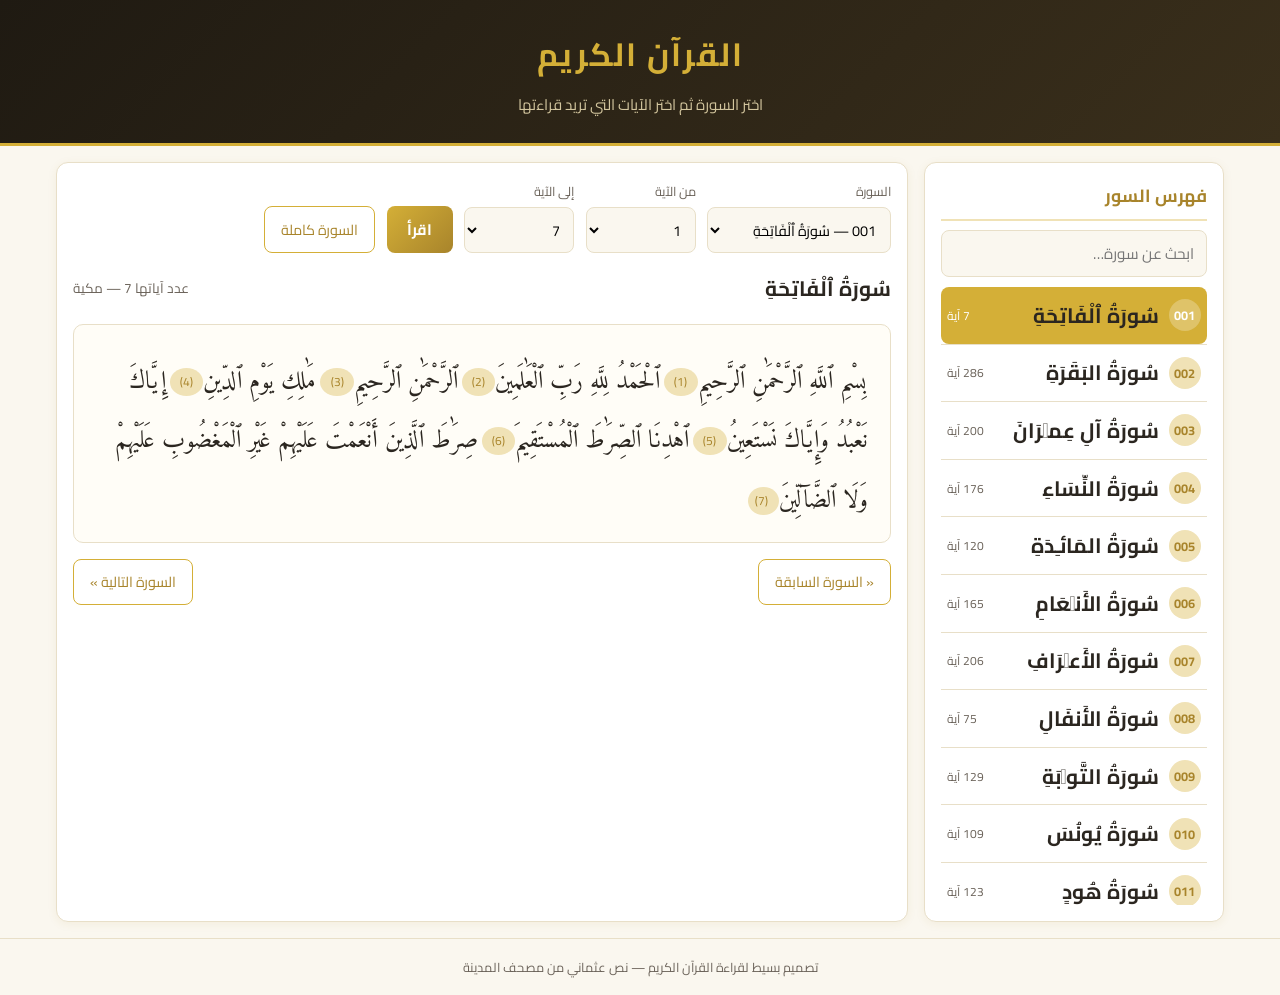
<file: index.html>
<!DOCTYPE html>
<html lang="ar" dir="rtl">
<head>
  <meta charset="UTF-8" />
  <meta name="viewport" content="width=device-width, initial-scale=1.0" />
  <title>القرآن الكريم — قراءة الآيات</title>
  <link rel="preconnect" href="https://fonts.googleapis.com" />
  <link href="https://fonts.googleapis.com/css2?family=Amiri+Quran&family=Cairo:wght@400;600;700&display=swap" rel="stylesheet" />
  <link rel="stylesheet" href="style.css" />
</head>
<body>
  <header class="site-header">
    <h1 class="site-title">القرآن الكريم</h1>
    <p class="site-subtitle">اختر السورة ثم اختر الآيات التي تريد قراءتها</p>
  </header>

  <main class="layout">
    <aside class="panel index-panel">
      <h2 class="panel-title">فهرس السور</h2>
      <input
        id="surah-search"
        type="search"
        class="search-box"
        placeholder="ابحث عن سورة…"
        aria-label="ابحث عن سورة"
      />
      <ol id="surah-list" class="surah-list" aria-label="فهرس السور"></ol>
    </aside>

    <section class="panel reading-panel">
      <div class="controls">
        <div class="control">
          <label for="surah-select">السورة</label>
          <select id="surah-select" aria-label="اختر السورة"></select>
        </div>
        <div class="control">
          <label for="from-ayah">من الآية</label>
          <select id="from-ayah" aria-label="من الآية"></select>
        </div>
        <div class="control">
          <label for="to-ayah">إلى الآية</label>
          <select id="to-ayah" aria-label="إلى الآية"></select>
        </div>
        <button id="read-btn" class="gold-btn">اقرأ</button>
        <button id="full-surah-btn" class="ghost-btn">السورة كاملة</button>
      </div>

      <div id="bismillah" class="bismillah hidden">بِسْمِ ٱللَّهِ ٱلرَّحْمَٰنِ ٱلرَّحِيمِ</div>

      <div id="surah-header" class="surah-header hidden">
        <span id="surah-name" class="surah-name"></span>
        <span id="surah-meta" class="surah-meta"></span>
      </div>

      <div id="verses" class="verses" aria-live="polite">
        <p class="placeholder">اختر سورة من الفهرس لبدء القراءة</p>
      </div>

      <div class="pager">
        <button id="prev-surah" class="ghost-btn">« السورة السابقة</button>
        <button id="next-surah" class="ghost-btn">السورة التالية »</button>
      </div>
    </section>
  </main>

  <footer class="site-footer">
    <p>تصميم بسيط لقراءة القرآن الكريم — نص عثماني من مصحف المدينة</p>
  </footer>

  <script src="app.js"></script>
</body>
</html>
</file>
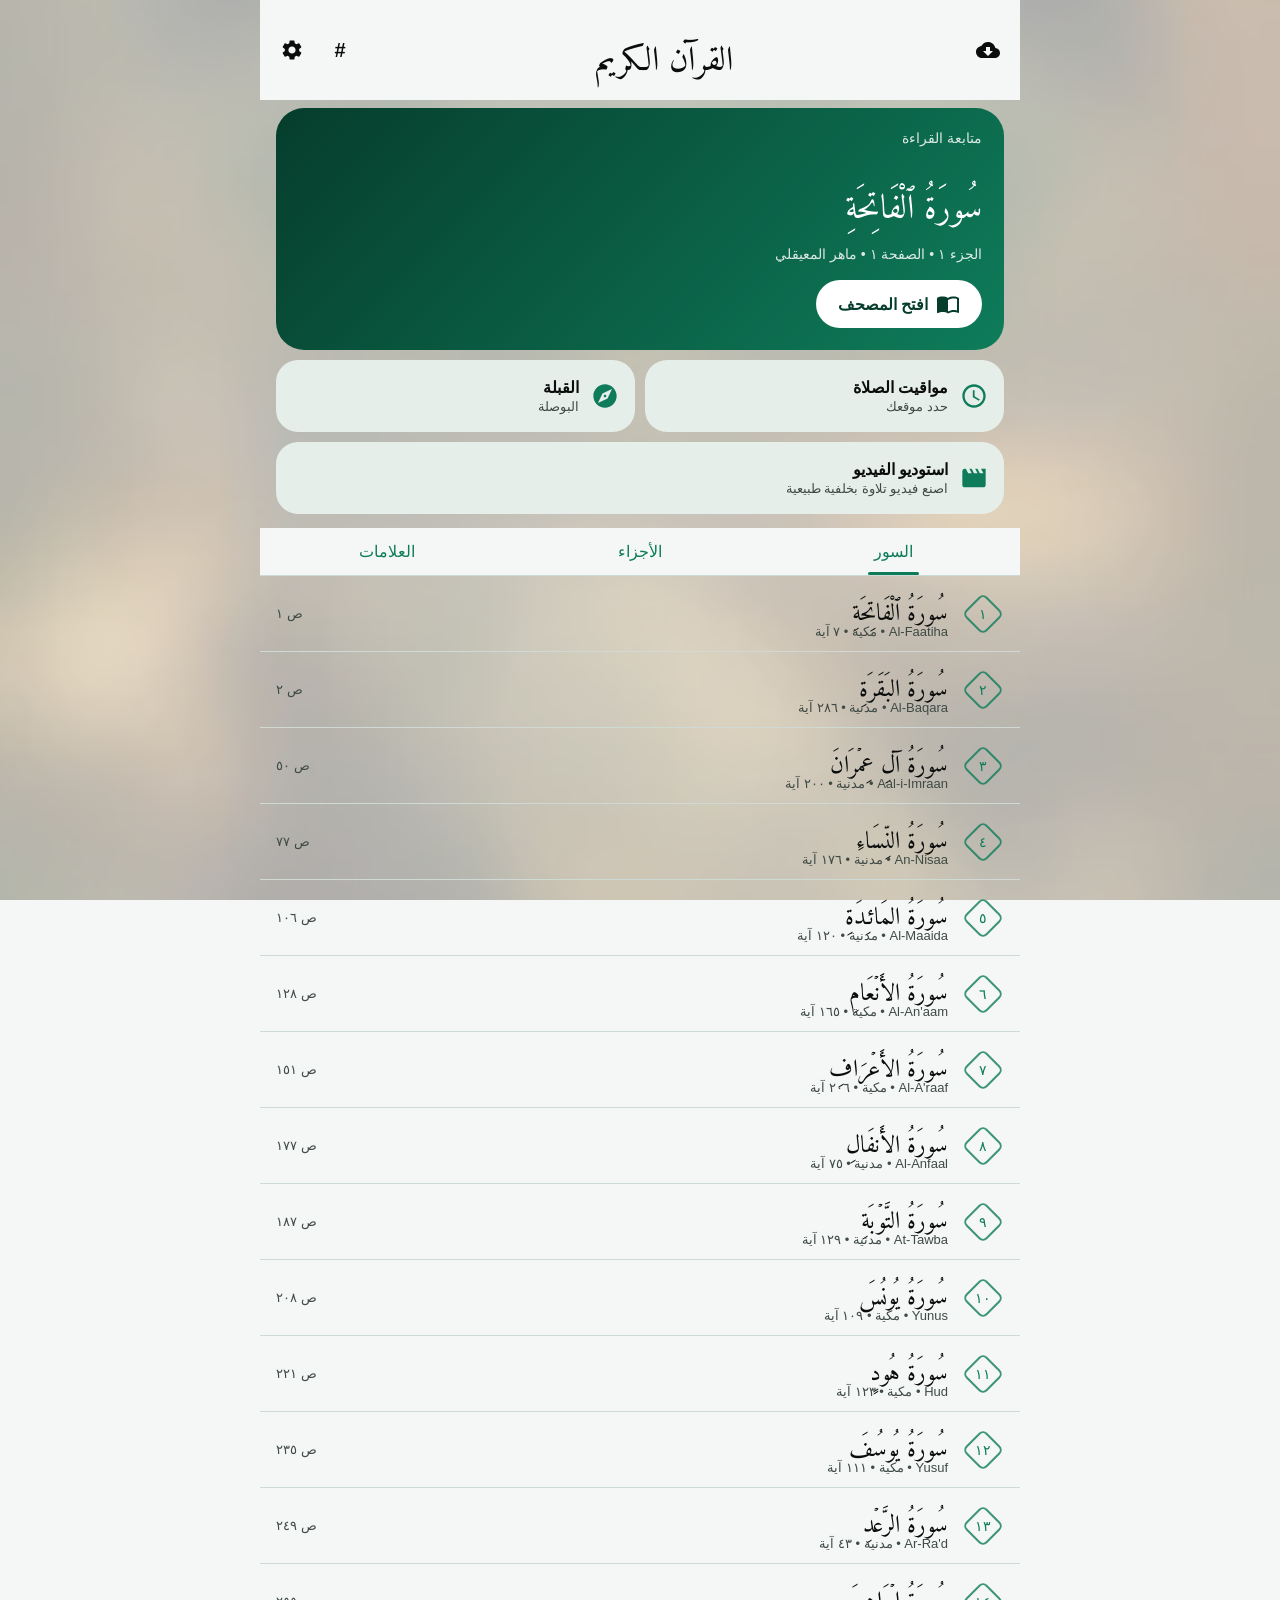
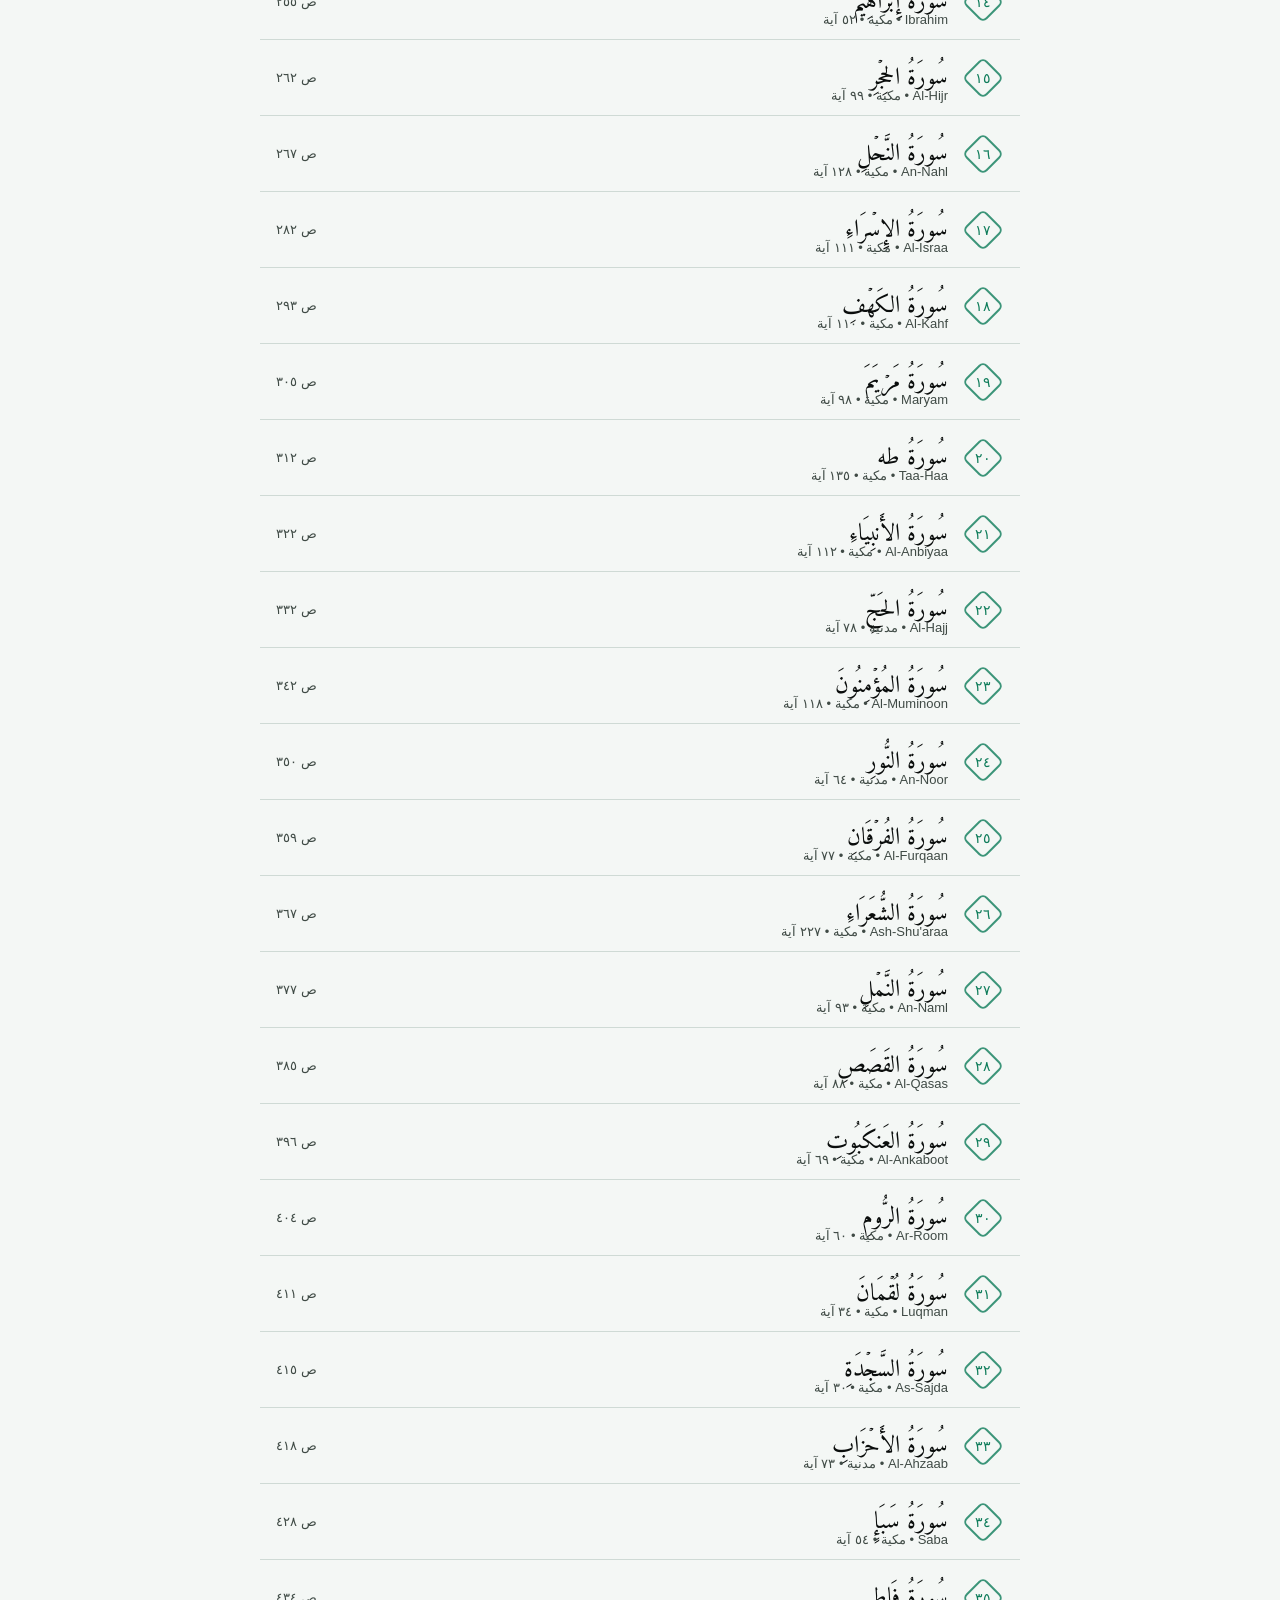
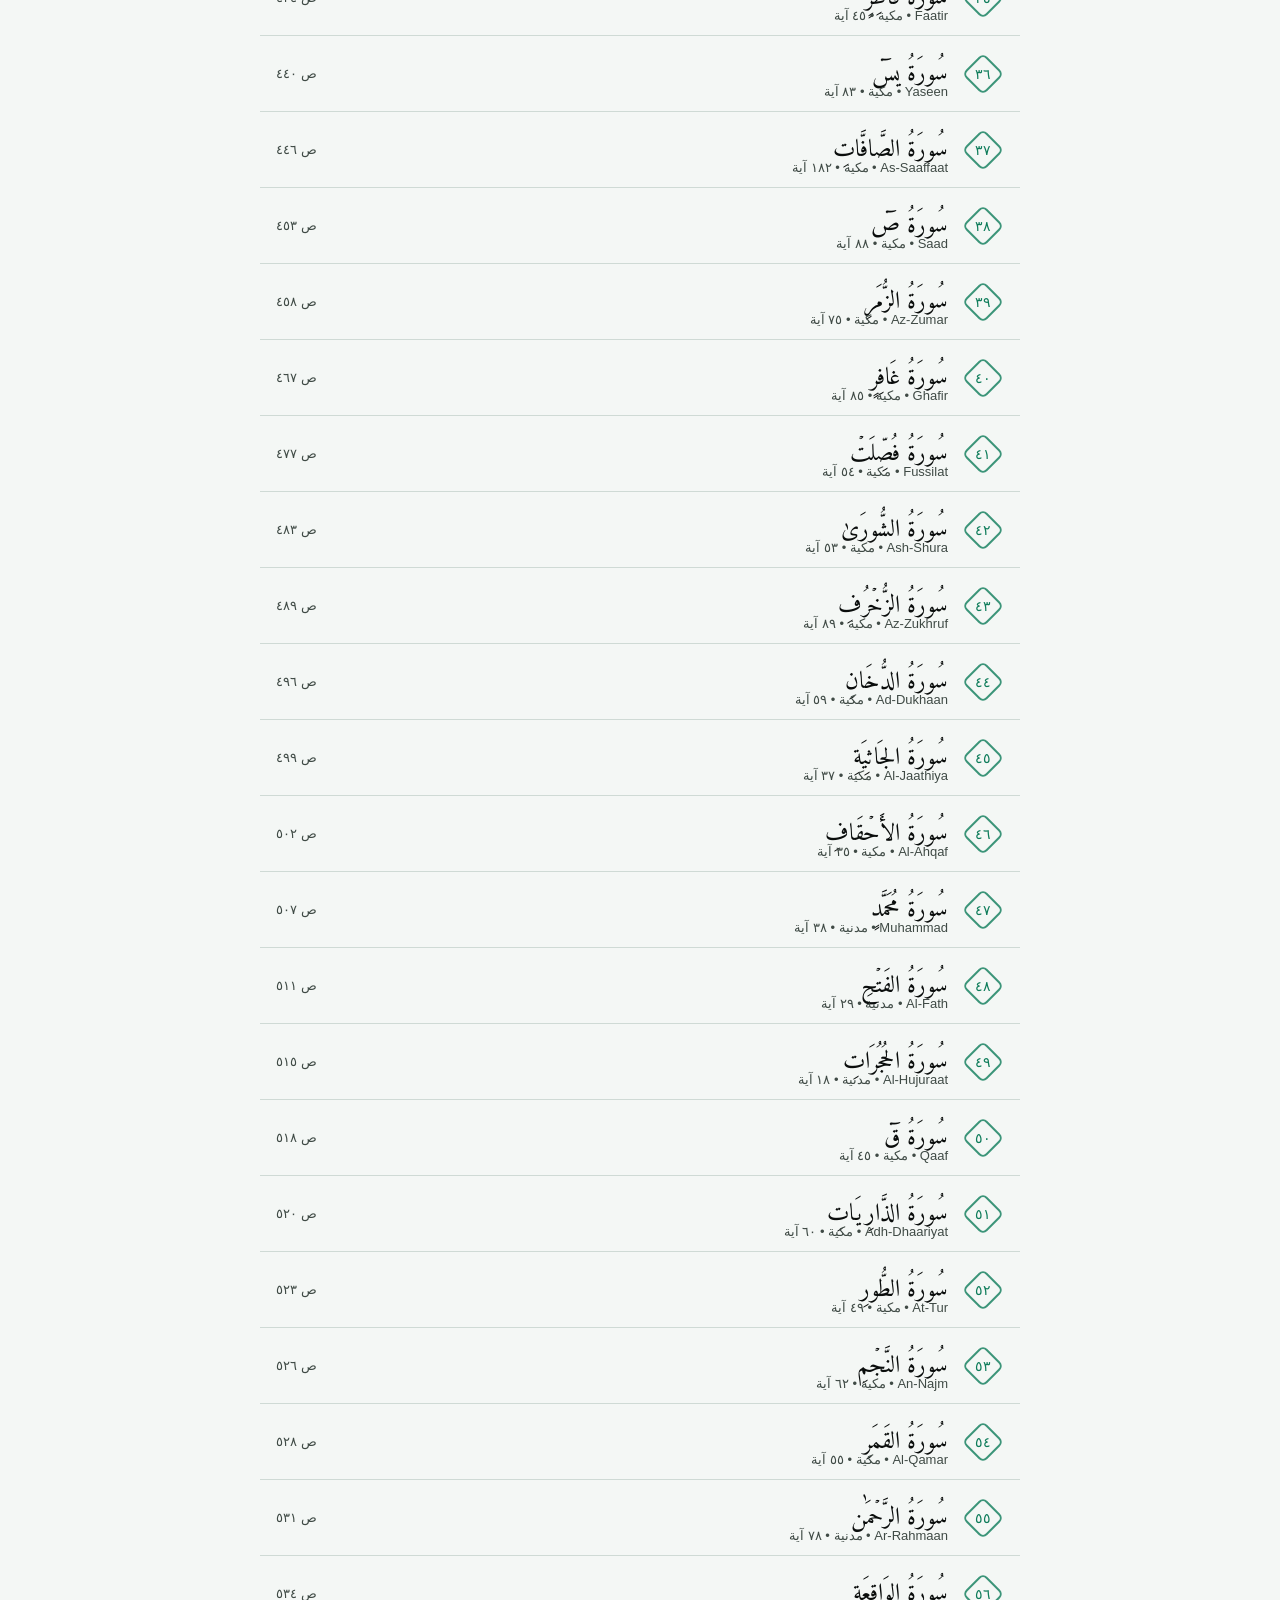
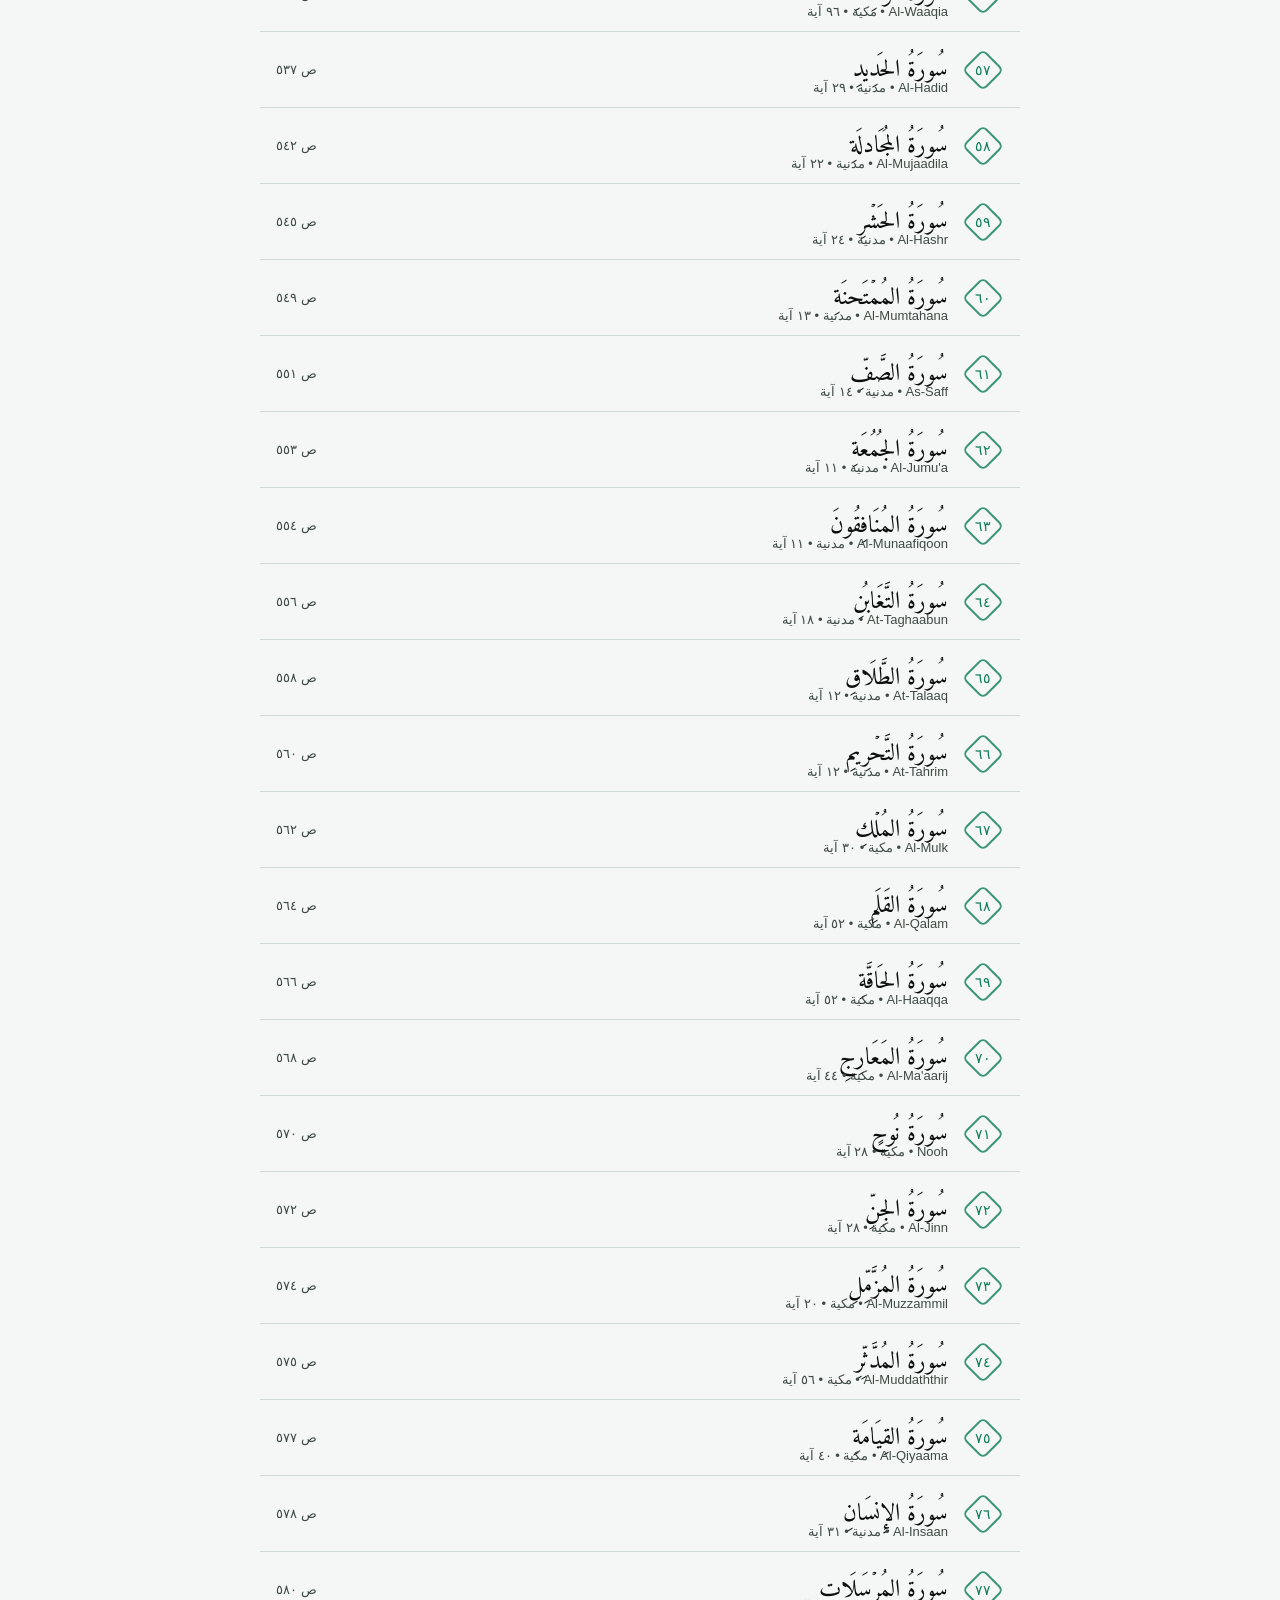
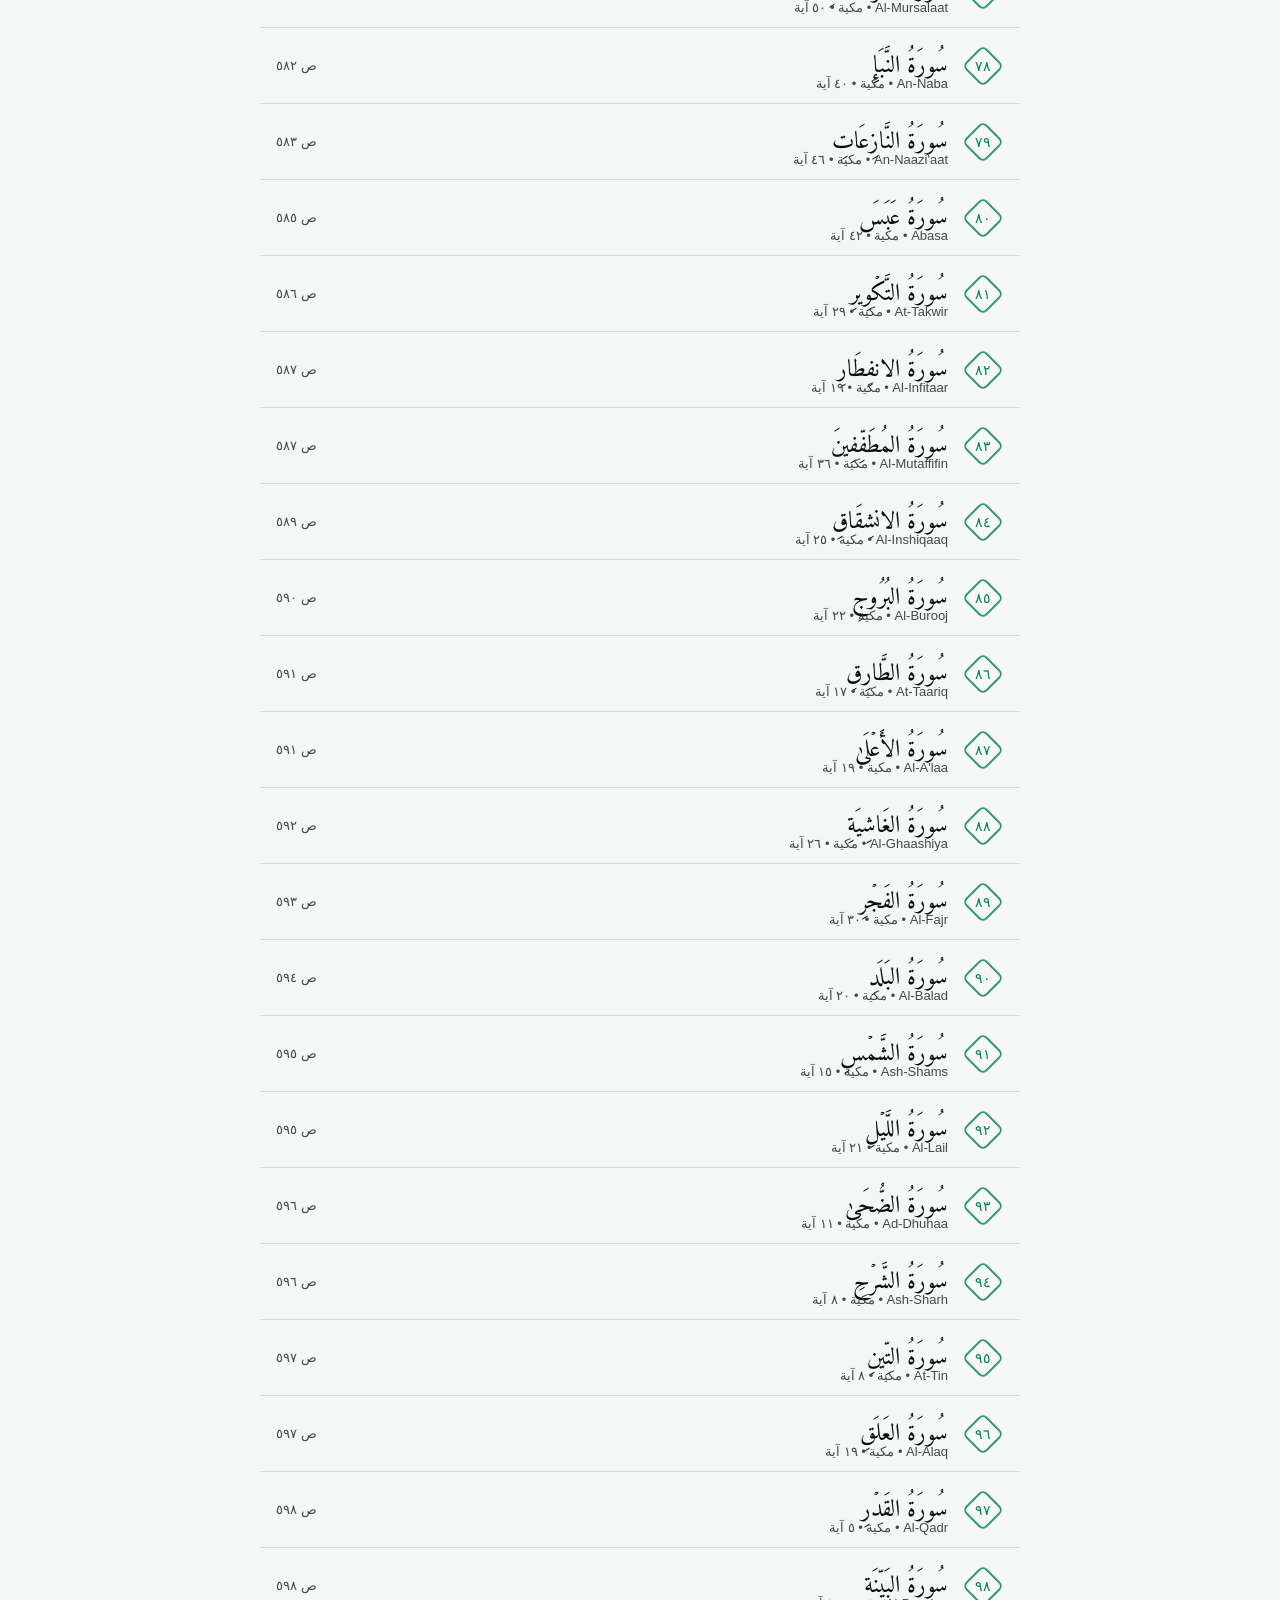
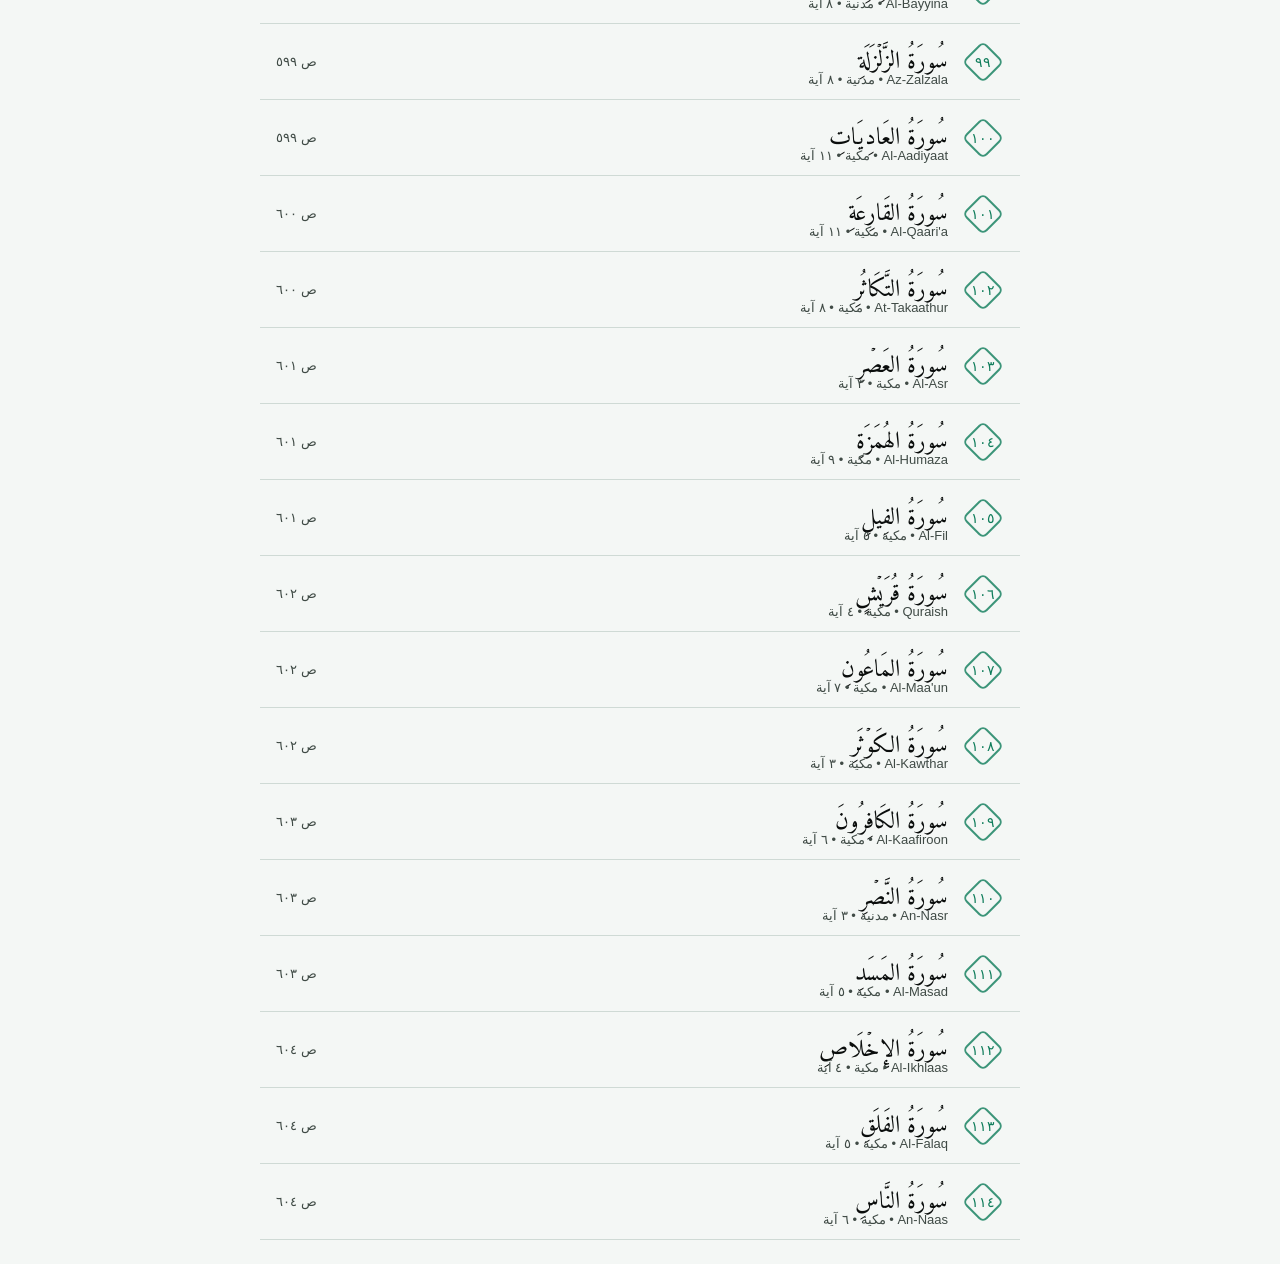
<file: app/index.html>
<!doctype html>
<html lang="ar" dir="rtl">
<head>
<meta charset="utf-8">
<meta name="viewport" content="width=device-width, initial-scale=1, viewport-fit=cover">
<title>القرآن الكريم</title>
<meta name="description" content="القرآن الكريم بالرسم العثماني مع التلاوات ومواقيت الصلاة والقبلة واستوديو الفيديو">
<meta name="theme-color" content="#063D2C">
<meta name="apple-mobile-web-app-capable" content="yes">
<meta name="mobile-web-app-capable" content="yes">
<meta name="apple-mobile-web-app-status-bar-style" content="default">
<meta name="apple-mobile-web-app-title" content="القرآن">
<link rel="manifest" href="manifest.webmanifest">
<link rel="apple-touch-icon" href="icons/apple-touch-icon.png">
<link rel="icon" href="icons/icon-192.png">
<link rel="preload" href="assets/fonts/amiri_quran.ttf" as="font" type="font/ttf" crossorigin>
<link rel="preload" href="assets/fonts/kfgqpc_hafs.ttf" as="font" type="font/ttf" crossorigin>
<link rel="stylesheet" href="style.css">
</head>
<body>
<div id="splash"><img src="assets/splash.webp" alt="القرآن الكريم"></div>
<main id="view"><div class="splash"><div class="q">القرآن الكريم</div><div class="spin"></div></div></main>
<div id="toast" role="status"></div>
<script src="vendor/adhan.js" defer></script>
<script src="js/app.js" defer></script>
<script src="js/prayer.js" defer></script>
<script src="js/studio.js" defer></script>
</body>
</html>
</file>
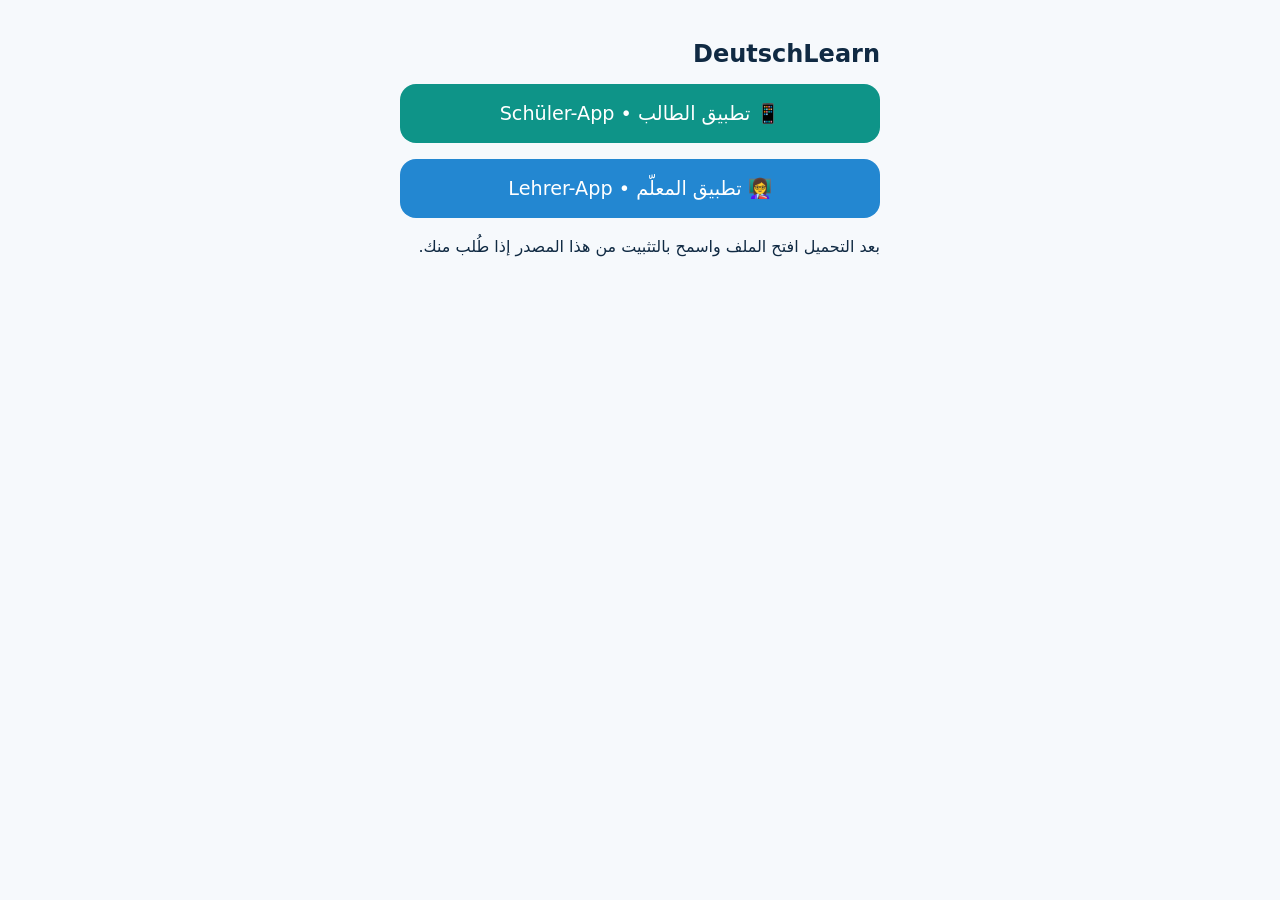
<file: deutschlearn/downloads/index.html>
<!doctype html>
<html lang="ar" dir="rtl">
<head>
<meta charset="utf-8">
<meta name="viewport" content="width=device-width, initial-scale=1">
<title>DeutschLearn – تحميل التطبيقات</title>
<style>
  body { font-family: system-ui, sans-serif; background: #F6F9FC; color: #102A43; margin: 0; padding: 24px; }
  main { max-width: 480px; margin: auto; }
  h1 { font-size: 1.5rem; }
  a.btn { display: block; background: #0E9488; color: #fff; text-decoration: none; padding: 18px; border-radius: 16px;
          margin: 16px 0; font-size: 1.2rem; text-align: center; }
  a.btn.teacher { background: #2387D1; }
  p { line-height: 1.6; }
</style>
</head>
<body>
<main>
  <h1>DeutschLearn</h1>
  <a class="btn" href="deutschlearn-student.apk" download>📱 تطبيق الطالب • Schüler-App</a>
  <a class="btn teacher" href="deutschlearn-teacher.apk" download>👩‍🏫 تطبيق المعلّم • Lehrer-App</a>
  <p>بعد التحميل افتح الملف واسمح بالتثبيت من هذا المصدر إذا طُلب منك.</p>
</main>
</body>
</html>
</file>
<file: style.css>
:root {
  --gold: #d4af37;
  --gold-soft: #f0e2b6;
  --gold-dark: #a8842b;
  --ink: #2b2620;
  --ink-soft: #6b635a;
  --bg: #faf7ef;
  --card: #ffffff;
  --border: #e8dfc8;
}

* { margin: 0; padding: 0; box-sizing: border-box; }

html { scroll-behavior: smooth; }

body {
  font-family: "Cairo", "Segoe UI", Tahoma, sans-serif;
  background: var(--bg);
  color: var(--ink);
  min-height: 100vh;
  display: flex;
  flex-direction: column;
}

.site-header {
  background: linear-gradient(135deg, #1f1a12 0%, #3a2f1b 100%);
  border-bottom: 3px solid var(--gold);
  color: var(--gold-soft);
  text-align: center;
  padding: 1.5rem 1rem;
}

.site-title {
  font-size: 2rem;
  letter-spacing: 0.06em;
  color: var(--gold);
}

.site-subtitle {
  margin-top: 0.4rem;
  font-size: 0.95rem;
  color: var(--gold-soft);
  opacity: 0.85;
}

.layout {
  display: grid;
  grid-template-columns: 300px 1fr;
  gap: 1rem;
  padding: 1rem;
  flex: 1;
  max-width: 1200px;
  margin: 0 auto;
  width: 100%;
}

@media (max-width: 800px) {
  .layout { grid-template-columns: 1fr; }
  .index-panel { max-height: 40vh; }
}

.panel {
  background: var(--card);
  border: 1px solid var(--border);
  border-radius: 12px;
  box-shadow: 0 2px 10px rgba(168, 132, 43, 0.08);
  padding: 1rem;
}

.panel-title {
  font-size: 1.1rem;
  color: var(--gold-dark);
  margin-bottom: 0.6rem;
  padding-bottom: 0.4rem;
  border-bottom: 2px solid var(--gold-soft);
}

.index-panel {
  display: flex;
  flex-direction: column;
  max-height: calc(100vh - 140px);
}

.search-box {
  width: 100%;
  padding: 0.5rem 0.75rem;
  border: 1px solid var(--border);
  border-radius: 8px;
  font-family: inherit;
  font-size: 0.95rem;
  margin-bottom: 0.6rem;
  background: var(--bg);
}

.search-box:focus { outline: 2px solid var(--gold); border-color: var(--gold); }

.surah-list {
  list-style: none;
  overflow-y: auto;
  flex: 1;
}

.surah-list li { border-bottom: 1px solid var(--border); }

.surah-link {
  display: flex;
  align-items: center;
  gap: 0.6rem;
  width: 100%;
  text-align: right;
  padding: 0.55rem 0.4rem;
  background: none;
  border: none;
  cursor: pointer;
  font-family: inherit;
  font-size: 0.95rem;
  color: var(--ink);
  border-radius: 8px;
  transition: background 0.15s;
}

.surah-link:hover { background: var(--gold-soft); }

.surah-link.active {
  background: var(--gold);
  color: #fff;
}

.surah-link.active .surah-count { color: #fff; }

.surah-num {
  min-width: 2rem;
  height: 2rem;
  display: inline-flex;
  align-items: center;
  justify-content: center;
  background: var(--gold-soft);
  color: var(--gold-dark);
  border-radius: 50%;
  font-size: 0.8rem;
  font-weight: 700;
  flex-shrink: 0;
}

.surah-link.active .surah-num { background: rgba(255, 255, 255, 0.25); color: #fff; }

.surah-name { flex: 1; }

.surah-count { font-size: 0.75rem; color: var(--ink-soft); }

.controls {
  display: flex;
  flex-wrap: wrap;
  align-items: flex-end;
  gap: 0.7rem;
  margin-bottom: 1rem;
}

.control { display: flex; flex-direction: column; gap: 0.25rem; }

.control label { font-size: 0.8rem; color: var(--ink-soft); }

.control select {
  padding: 0.45rem 0.6rem;
  border: 1px solid var(--border);
  border-radius: 8px;
  font-family: inherit;
  font-size: 0.9rem;
  background: var(--bg);
  min-width: 110px;
}

.control select:focus { outline: 2px solid var(--gold); border-color: var(--gold); }

.gold-btn {
  padding: 0.55rem 1.3rem;
  background: linear-gradient(135deg, var(--gold), var(--gold-dark));
  color: #fff;
  font-family: inherit;
  font-size: 0.95rem;
  font-weight: 700;
  border: none;
  border-radius: 8px;
  cursor: pointer;
  transition: filter 0.15s;
}

.gold-btn:hover { filter: brightness(1.08); }

.ghost-btn {
  padding: 0.55rem 1rem;
  background: none;
  color: var(--gold-dark);
  font-family: inherit;
  font-size: 0.9rem;
  border: 1px solid var(--gold);
  border-radius: 8px;
  cursor: pointer;
  transition: background 0.15s;
}

.ghost-btn:hover { background: var(--gold-soft); }

.bismillah {
  text-align: center;
  font-family: "Amiri Quran", serif;
  font-size: 1.5rem;
  color: var(--gold-dark);
  margin: 0.5rem 0 1rem;
}

.surah-header {
  display: flex;
  flex-wrap: wrap;
  align-items: center;
  justify-content: center;
  gap: 0.8rem;
  margin-bottom: 1rem;
}

.surah-name {
  font-size: 1.3rem;
  font-weight: 700;
  color: var(--ink);
}

.surah-meta { font-size: 0.85rem; color: var(--ink-soft); }

.verses {
  background: #fffdf7;
  border: 1px solid var(--border);
  border-radius: 10px;
  padding: 1.2rem 1.4rem;
  line-height: 2.4;
  min-height: 200px;
}

.placeholder {
  text-align: center;
  color: var(--ink-soft);
  padding: 3rem 0;
}

.verse {
  font-family: "Amiri Quran", "Amiri", serif;
  font-size: 1.55rem;
  color: var(--ink);
  cursor: pointer;
  border-radius: 6px;
  padding: 0 2px;
  transition: background 0.15s;
}

.verse:hover { background: var(--gold-soft); }

.verse.selected {
  background: var(--gold);
  color: #fff;
}

.verse-num {
  font-family: "Cairo", sans-serif;
  font-size: 0.75rem;
  color: var(--gold-dark);
  background: var(--gold-soft);
  border-radius: 50%;
  padding: 0.15rem 0.45rem;
  vertical-align: middle;
  white-space: nowrap;
}

.verse.selected .verse-num { color: #fff; background: rgba(255, 255, 255, 0.25); }

.sajda-mark {
  font-size: 0.75rem;
  color: var(--gold-dark);
  margin-inline-start: 0.3rem;
}

.pager {
  display: flex;
  justify-content: space-between;
  margin-top: 1rem;
}

.site-footer {
  text-align: center;
  font-size: 0.8rem;
  color: var(--ink-soft);
  padding: 1rem;
  border-top: 1px solid var(--border);
}

.hidden { display: none !important; }
</file>
<file: app/style.css>
@font-face { font-family: QuranFont; src: url(assets/fonts/amiri_quran.ttf) format('truetype'); font-display: swap; }
@font-face { font-family: Hafs; src: url(assets/fonts/kfgqpc_hafs.ttf) format('truetype'); font-display: swap; }
@font-face { font-family: IndoPak; src: url(assets/fonts/indopak.ttf) format('truetype'); font-display: swap; }
@font-face { font-family: Amiri; src: url(assets/fonts/amiri.ttf) format('truetype'); font-display: swap; }
@font-face { font-family: Scheherazade; src: url(assets/fonts/scheherazade.ttf) format('truetype'); font-display: swap; }
@font-face { font-family: NotoNaskh; src: url(assets/fonts/noto_naskh.ttf) format('truetype'); font-display: swap; }
:root {
  --em: #0E7C5A; --emb: #34C08E; --dg: #063D2C;
  --bg: #F4F7F5; --c1: #EDF3F0; --c2: #E6EEEA; --tx: #0A0D0C; --mu: #3F4A45; --ol: #CFDAD5; --pc: #D4F1E4; --pr: #0E7C5A; --on: #fff;
  --page: #FBF3DF; --ink: #1B1B18; --qfs: 28px; --qlh: 1.9;
  --hl: rgba(14,124,90,.20);
  --sa-t: env(safe-area-inset-top); --sa-b: env(safe-area-inset-bottom);
}
[data-theme=dark] {
  --bg: #050807; --c1: #0E1513; --c2: #16201C; --tx: #EDF3F0; --mu: #B9C7C1; --ol: #26332E; --pc: #0B4A35; --pr: #34C08E; --on: #00281B;
  --hl: rgba(52,192,142,.24);
}
* { box-sizing: border-box; -webkit-tap-highlight-color: transparent; }
html { background: var(--bg); }
html, body { margin: 0; color: var(--tx); }
body::before { content: ''; position: fixed; inset: 0; z-index: -1; pointer-events: none; background: url(assets/app_bg.webp) center / cover no-repeat; opacity: var(--bga, .3); }
#splash { position: fixed; inset: 0; z-index: 100; background: #000; display: grid; place-items: center; transition: opacity .3s; }
#splash img { width: 100%; height: 100%; object-fit: contain; }
#splash.out { opacity: 0; pointer-events: none; }
body { font-family: -apple-system, BlinkMacSystemFont, "SF Arabic", "Segoe UI", Roboto, "Noto Sans Arabic", Tahoma, sans-serif; font-size: 16px; min-height: 100vh; }
button, input, select { font: inherit; color: inherit; }
button { cursor: pointer; border: 0; background: none; padding: 0; }
.q { font-family: QuranFont, serif; }
#view { max-width: 760px; margin: 0 auto; padding-bottom: calc(24px + var(--sa-b)); }
.splash { height: 100vh; display: grid; place-content: center; gap: 24px; text-align: center; font-size: 44px; color: var(--em); }
.spin { width: 36px; height: 36px; margin: auto; border: 4px solid var(--ol); border-top-color: var(--em); border-radius: 50%; animation: sp 1s linear infinite; }
@keyframes sp { to { transform: rotate(360deg); } }
.ic { width: 24px; height: 24px; fill: currentColor; flex: none; }
.ic.mir { transform: scaleX(-1); }
.ic.big { width: 48px; height: 48px; color: var(--em); }
.hdr { position: sticky; top: 0; z-index: 5; display: flex; align-items: center; gap: 4px; padding: calc(8px + var(--sa-t)) 10px 8px; background: var(--bg); }
.hdr .title { flex: 1; text-align: center; margin: 0; font-size: 34px; font-weight: 400; }
.ib { width: 44px; height: 44px; border-radius: 50%; display: inline-grid; place-items: center; position: relative; font-size: 20px; }
.ib:active { background: var(--c2); }
.ib.on { color: var(--pr); }
.ib sup { position: absolute; top: 4px; left: 6px; font-size: 11px; font-weight: 700; }
.rtitle { flex: 1; display: flex; flex-direction: column; align-items: flex-start; line-height: 1.3; min-width: 0; }
.rtitle b { font-size: 20px; font-weight: 600; }
.rtitle b.q { font-size: 24px; font-weight: 400; }
.rtitle small { color: var(--mu); font-size: 13px; }
.hero { margin: 8px 16px; padding: 22px; border-radius: 28px; color: #fff; background: linear-gradient(135deg, var(--dg), var(--em)); animation: up .35s ease both; }
.hero-k { opacity: .85; font-size: 14px; }
.hero-s { font-size: 34px; margin: 10px 0 6px; }
.hero-s span { font-size: 22px; opacity: .9; }
.hero-m { opacity: .85; font-size: 14px; display: flex; align-items: center; gap: 6px; flex-wrap: wrap; }
.hero-m .ic { width: 18px; height: 18px; }
.hero .btn { margin-top: 18px; }
.hero.sm .hero-s { font-size: 30px; font-weight: 700; }
.cd { font-size: 26px; font-variant-numeric: tabular-nums; margin-bottom: 8px; }
@keyframes up { from { opacity: 0; transform: translateY(10px); } }
.btn { display: inline-flex; align-items: center; justify-content: center; gap: 8px; min-height: 48px; padding: 0 22px; border-radius: 999px; background: var(--em); color: #fff; font-weight: 600; text-decoration: none; }
.btn:active { filter: brightness(.92); }
.btn.light { background: #fff; color: var(--dg); }
.btn.ghost { background: transparent; color: var(--tx); border: 1px solid var(--ol); }
.btn.sm { min-height: 36px; padding: 0 14px; font-size: 14px; }
.btn[disabled] { opacity: .45; pointer-events: none; }
.lnk { color: inherit; text-decoration: underline; font-size: 14px; }
.quick { display: grid; grid-template-columns: 1fr 1fr; gap: 10px; margin: 10px 16px 0; }
.qc { display: flex; align-items: center; gap: 12px; padding: 16px; border-radius: 22px; background: var(--c2); text-align: start; min-height: 72px; }
.qc .ic { color: var(--em); width: 28px; height: 28px; }
[data-theme=dark] .qc .ic { color: var(--emb); }
.qc b { display: block; font-size: 16px; }
.qc small { color: var(--mu); font-size: 13px; }
.qc.wide { margin: 10px 16px 0; width: calc(100% - 32px); }
.qc:active { filter: brightness(.96); }
.tip { margin: 10px 16px 0; padding: 12px 14px; border-radius: 16px; background: var(--pc); display: flex; align-items: center; gap: 10px; font-size: 14px; }
.tip > span { flex: 1; }
.tabs { position: sticky; top: calc(60px + var(--sa-t)); z-index: 4; display: flex; background: var(--bg); border-bottom: 1px solid var(--ol); margin-top: 14px; }
.tabs button { flex: 1; padding: 14px 0; color: var(--em); position: relative; }
[data-theme=dark] .tabs button { color: var(--emb); }
.tabs button.on::after { content: ''; position: absolute; bottom: 0; left: 40%; right: 40%; height: 3px; border-radius: 3px; background: currentColor; }
.row { width: 100%; display: flex; align-items: center; gap: 14px; padding: 12px 16px; border-bottom: 1px solid var(--ol); text-align: start; }
.row:active { background: var(--c1); }
.num { width: 42px; height: 42px; flex: none; display: grid; place-items: center; font-size: 14px; color: var(--em); position: relative; }
.num::before { content: ''; position: absolute; inset: 6px; border: 2px solid var(--em); border-radius: 6px; transform: rotate(45deg); opacity: .8; }
[data-theme=dark] .num { color: var(--emb); } [data-theme=dark] .num::before { border-color: var(--emb); }
.rt { flex: 1; display: flex; flex-direction: column; min-width: 0; }
.rt .nm { font-size: 24px; line-height: 1.5; }
.rt small, .pg { color: var(--mu); font-size: 13px; }
.empty { padding: 40px 24px; text-align: center; color: var(--mu); }
/* reader */
.page-wrap { margin: 4px 10px 0; touch-action: pan-y; }
.page { background: var(--page); color: var(--ink); border-radius: 22px; padding: 22px 18px 28px; min-height: 60vh; font-size: var(--qfs); line-height: var(--qlh); text-align: justify; text-align-last: center; box-shadow: 0 1px 0 rgba(0,0,0,.04), inset 0 0 0 1px rgba(120,100,60,.12); animation: fade .25s ease both; }
@keyframes fade { from { opacity: .3; } }
.page { font-family: var(--af, QuranFont), serif; -webkit-user-select: none; user-select: none; -webkit-touch-callout: none; }
.page p { margin: 0; }
.page.flip-n { animation: flipN .45s ease both; transform-origin: right center; }
.page.flip-p { animation: flipP .45s ease both; transform-origin: left center; }
@keyframes flipN { from { transform: perspective(1600px) rotateY(-75deg); opacity: .35; } }
@keyframes flipP { from { transform: perspective(1600px) rotateY(75deg); opacity: .35; } }
.sh span, .page .q { font-family: QuranFont, serif; }
.tfu { font-family: -apple-system, BlinkMacSystemFont, "SF Arabic", "Segoe UI", Roboto, sans-serif; font-size: 15px; line-height: 1.8; text-align: start; text-align-last: auto; margin: 4px 0 12px; padding: 8px 12px; border-radius: 12px; background: rgba(127,127,127,.12); opacity: .85; white-space: pre-line; }
.fsx { display: none; align-items: center; justify-content: space-between; padding: calc(2px + var(--sa-t)) 12px 2px; color: var(--mu); font-size: 13px; }
.fsx button { display: inline-flex; align-items: center; gap: 6px; padding: 6px 10px; border-radius: 99px; background: var(--c2); font-size: 13px; }
.fsx .ic { width: 18px; height: 18px; }
body.full .hdr { display: none; }
body.full .fsx { display: flex; }
.tfbtn { margin-inline-start: auto; display: inline-flex; align-items: center; gap: 4px; padding: 4px 10px; border-radius: 99px; border: 1px solid var(--ol); font-size: 13px; color: var(--em); align-self: center; }
[data-theme=dark] .tfbtn { color: var(--emb); }
.tfbtn .ic { width: 18px; height: 18px; }
.modal.bottom { place-items: end center; padding: 0; }
.modal.bottom .sheet { width: min(760px, 100%); max-height: 86vh; border-radius: 26px 26px 0 0; padding-bottom: calc(22px + var(--sa-b)); animation: up .25s ease both; }
.tfh { display: flex; align-items: center; justify-content: space-between; }
.tfh h3 { color: var(--em); font-size: 17px; } [data-theme=dark] .tfh h3 { color: var(--emb); }
.tfh .q { font-size: 22px; font-weight: 400; }
.tfc { flex-wrap: nowrap; overflow-x: auto; scrollbar-width: none; } .tfc button { flex: none; white-space: nowrap; }
.tfb { overflow-y: auto; -webkit-overflow-scrolling: touch; }
.tf-ay { font-family: var(--af, QuranFont), serif; font-size: 23px; line-height: 1.9; background: var(--page); color: var(--ink); border-radius: 16px; padding: 10px 14px; }
#tft { white-space: pre-line; font-size: 17px; line-height: 1.95; padding: 12px 2px; }
#tft .spin { margin: 20px auto; }
.err { color: #C0392B; }
.ay { border-radius: 8px; padding: 0 2px; transition: background .25s; cursor: pointer; -webkit-box-decoration-break: clone; box-decoration-break: clone; }
.ay.sel { background: rgba(127,127,127,.12); }
.ay.on { background: var(--hl); }
.page .de { font-family: -apple-system, BlinkMacSystemFont, "Segoe UI", Roboto, sans-serif; font-size: 15px; line-height: 1.55; text-align: left; text-align-last: auto; opacity: .78; margin: 4px 0 14px; padding-bottom: 12px; border-bottom: 1px solid rgba(120,100,60,.18); }
.bub { background: var(--page); color: var(--ink); border-radius: 14px; padding: 10px 12px; font-size: 15px; line-height: 1.5; text-align: left; max-height: 30vh; overflow: auto; box-shadow: 0 2px 8px rgba(0,0,0,.12); animation: fade .2s ease both; }
.mk { color: var(--em); white-space: nowrap; }
[data-theme=dark] .mk { color: var(--emb); }
.sh { margin: 10px 0 6px; text-align: center; }
.sh span { display: inline-block; padding: 2px 28px; border: 1.5px solid var(--em); border-radius: 14px; font-size: 1.05em; color: var(--ink); background: var(--hl); }
.bas { text-align: center; font-size: 1.05em; margin-bottom: 4px; }
.pager { display: flex; align-items: center; justify-content: space-between; padding: 6px 4px; color: var(--mu); }
.bar { position: sticky; bottom: 0; margin: 8px 10px 0; padding: 10px 12px calc(10px + var(--sa-b)); border-radius: 22px 22px 0 0; background: var(--c2); display: flex; flex-direction: column; gap: 6px; z-index: 6; }
.bar .hint { text-align: center; color: var(--mu); font-size: 14px; padding: 6px; }
.bi { display: flex; align-items: baseline; gap: 10px; padding: 0 6px; }
.bi b.q { font-size: 20px; font-weight: 400; }
.bi small { color: var(--mu); font-size: 13px; }
.bc { display: flex; align-items: center; justify-content: space-between; }
.fab { width: 56px; height: 56px; border-radius: 50%; background: var(--em); color: #fff; display: grid; place-items: center; }
.fab .ic { width: 30px; height: 30px; }
/* cards, settings */
.pad { padding: 4px 16px 16px; display: flex; flex-direction: column; gap: 12px; }
.card { background: var(--c2); border-radius: 22px; padding: 16px; display: flex; flex-direction: column; gap: 12px; }
.card h3 { margin: 0; font-size: 17px; color: var(--em); }
[data-theme=dark] .card h3 { color: var(--emb); }
.card.center { align-items: center; text-align: center; }
.card p { margin: 0; line-height: 1.7; }
.card small, .note { color: var(--mu); font-size: 13px; line-height: 1.6; }
.rowx { display: flex; align-items: center; gap: 12px; justify-content: space-between; }
.rowx > span { display: flex; flex-direction: column; }
.chips, .seg { display: flex; flex-wrap: wrap; gap: 8px; }
.chips button, .seg button { min-height: 40px; padding: 0 16px; border-radius: 12px; border: 1px solid var(--ol); background: var(--bg); }
.chips button.on, .seg button.on { background: var(--pc); border-color: transparent; font-weight: 600; }
.seg.col { flex-direction: column; } .seg.col button { text-align: start; }
.sw { position: relative; width: 52px; height: 32px; flex: none; }
.sw input { position: absolute; opacity: 0; inset: 0; margin: 0; z-index: 1; cursor: pointer; }
.sw span { position: absolute; inset: 0; border-radius: 99px; background: var(--ol); transition: .2s; }
.sw span::after { content: ''; position: absolute; top: 4px; right: 4px; width: 24px; height: 24px; border-radius: 50%; background: #fff; transition: .2s; }
.sw input:checked + span { background: var(--em); }
.sw input:checked + span::after { right: 24px; }
input[type=range] { width: 100%; accent-color: var(--em); }
select { width: 100%; min-height: 48px; padding: 0 12px; border-radius: 14px; border: 1px solid var(--ol); background: var(--bg); }
.sample { font-family: var(--af, QuranFont), serif; background: var(--page); color: var(--ink); border-radius: 16px; padding: 12px; text-align: center; font-size: var(--qfs); line-height: var(--qlh); }
.sw4 { width: 22px; height: 22px; border-radius: 50%; display: inline-block; vertical-align: middle; margin-inline-end: 6px; border: 1px solid var(--ol); }
.pt { display: flex; justify-content: space-between; padding: 12px 8px; border-bottom: 1px solid var(--ol); font-size: 17px; }
.pt:last-child { border-bottom: 0; }
.pt.on { color: var(--em); font-weight: 700; background: var(--pc); border-radius: 12px; }
[data-theme=dark] .pt.on { color: var(--emb); }
.prog { height: 8px; border-radius: 8px; background: var(--ol); overflow: hidden; }
.prog i { display: block; height: 100%; background: var(--em); width: 0; transition: width .2s; }
.dlr { display: flex; align-items: center; gap: 10px; padding: 10px 4px; border-bottom: 1px solid var(--ol); }
.dlr .rt .nm { font-size: 22px; }
/* modal, toast */
.modal { position: fixed; inset: 0; z-index: 50; background: rgba(0,0,0,.45); display: grid; place-items: center; padding: 20px; animation: fade .15s; }
.sheet { width: min(420px, 100%); background: var(--bg); border-radius: 26px; padding: 22px; display: flex; flex-direction: column; gap: 14px; }
.sheet h3 { margin: 0; }
.sheet input { min-height: 48px; border-radius: 14px; border: 1px solid var(--ol); background: var(--c1); padding: 0 14px; font-size: 18px; text-align: center; }
.sheet .acts { display: flex; gap: 10px; justify-content: flex-end; }
#toast { position: fixed; left: 50%; bottom: calc(100px + var(--sa-b)); transform: translate(-50%, 30px); opacity: 0; pointer-events: none; z-index: 60; background: #1E2522; color: #fff; border-radius: 14px; padding: 12px 16px; display: flex; gap: 14px; align-items: center; width: max-content; max-width: calc(100% - 32px); transition: .25s; font-size: 14px; }
#toast.show { opacity: 1; transform: translate(-50%, 0); pointer-events: auto; }
#toast button { color: #8FE3C1; font-weight: 700; }
/* qibla */
.compass { position: relative; width: 280px; height: 280px; margin: 10px auto; }
.dial { position: absolute; inset: 0; border-radius: 50%; background: var(--c2); border: 2px solid var(--ol); transform: rotate(calc(var(--h, 0) * -1deg)); }
.tick { position: absolute; left: 50%; top: 0; width: 2px; height: 140px; margin-left: -1px; transform-origin: 50% 100%; }
.tick::before { content: ''; position: absolute; top: 6px; left: 0; width: 2px; height: 8px; background: var(--mu); opacity: .5; }
.tick.l::before { height: 16px; opacity: .9; }
.lab { position: absolute; left: 50%; top: 50%; width: 30px; height: 30px; margin: -15px; display: grid; place-items: center; font-weight: 700; font-size: 18px; }
.lab.n { color: #D64545; }
.kaaba { position: absolute; left: 50%; top: 50%; width: 28px; height: 28px; margin: -14px; display: grid; place-items: center; }
.kaaba i { width: 24px; height: 24px; border-radius: 3px; background: linear-gradient(#111 0 30%, #D4AF37 30% 42%, #111 42%); box-shadow: 0 1px 3px rgba(0,0,0,.4); }
.needle { position: absolute; left: 50%; top: 50%; width: 0; height: 0; transform: rotate(calc(var(--d, 0) * 1deg)); transition: transform .08s linear; }
.needle::before { content: ''; position: absolute; left: -9px; top: -100px; border-left: 9px solid transparent; border-right: 9px solid transparent; border-bottom: 100px solid var(--em); }
.needle::after { content: ''; position: absolute; left: -10px; top: -10px; width: 20px; height: 20px; border-radius: 50%; background: var(--em); }
.compass.ok .needle::before { border-bottom-color: #2FB36A; }
.phone-top { position: absolute; top: -14px; left: 50%; margin-left: -8px; border-left: 8px solid transparent; border-right: 8px solid transparent; border-top: 12px solid var(--tx); }
/* studio */
.stage { display: grid; place-items: center; }
.stage canvas { max-width: 100%; max-height: 58vh; border-radius: 20px; background: #000; display: block; }
.btns { display: flex; gap: 10px; } .btns > * { flex: 1; }
.thumbs { display: flex; gap: 10px; overflow-x: auto; padding-bottom: 4px; scrollbar-width: none; }
.thumb { flex: none; width: 104px; display: flex; flex-direction: column; gap: 4px; align-items: center; font-size: 13px; }
.thumb img, .thumb .imp { width: 104px; height: 72px; object-fit: cover; border-radius: 14px; border: 3px solid transparent; }
.thumb.on img, .thumb.on .imp { border-color: var(--em); }
.thumb .imp { display: grid; place-items: center; background: var(--bg); border: 2px dashed var(--ol); }
.dot { width: 40px; height: 40px; border-radius: 50%; border: 2px solid var(--ol); }
.dot.on { outline: 3px solid var(--em); outline-offset: 2px; }
.steps { display: flex; align-items: center; gap: 6px; flex-wrap: wrap; }
.steps b { min-width: 34px; text-align: center; }
.res { width: 100%; max-height: 50vh; border-radius: 16px; background: #000; }
.credits { color: var(--mu); font-size: 12px; line-height: 1.7; margin: 4px 16px; }
.busy .lock { opacity: .5; pointer-events: none; }
/* German UI (LTR); the Mushaf and Arabic tafsir stay RTL */
html[lang=de] .q { font-family: -apple-system, BlinkMacSystemFont, "Segoe UI", Roboto, sans-serif; font-weight: 600; }
html[lang=de] .page .q, html[lang=de] .tf-ay, html[lang=de] .marks-ar { font-family: var(--af, QuranFont), serif; font-weight: 400; }
html[lang=de] .page, html[lang=de] .tf-ay, html[lang=de] .tfu, html[lang=de] #tft, html[lang=de] .sample, html[lang=de] .bas { direction: rtl; }
html[lang=de] .hdr .title { font-size: 24px; }
html[lang=de] .rtitle b.q { font-size: 18px; }
html[lang=de] .hero-s { font-size: 26px; }
html[lang=de] .rt .nm, html[lang=de] .dlr .rt .nm { font-size: 17px; line-height: 1.4; }
html[lang=de] .bi b.q, html[lang=de] .tfh .q { font-size: 16px; }
html[dir=ltr] [data-act=back] .ic, html[dir=ltr] .pager .ic { transform: scaleX(-1); }
html[dir=ltr] .ic.mir { transform: none; }
html[dir=ltr] .sw span::after { right: auto; left: 4px; }
html[dir=ltr] .sw input:checked + span::after { left: 24px; }
html[dir=ltr] .ib sup { left: auto; right: 6px; }
</file>
